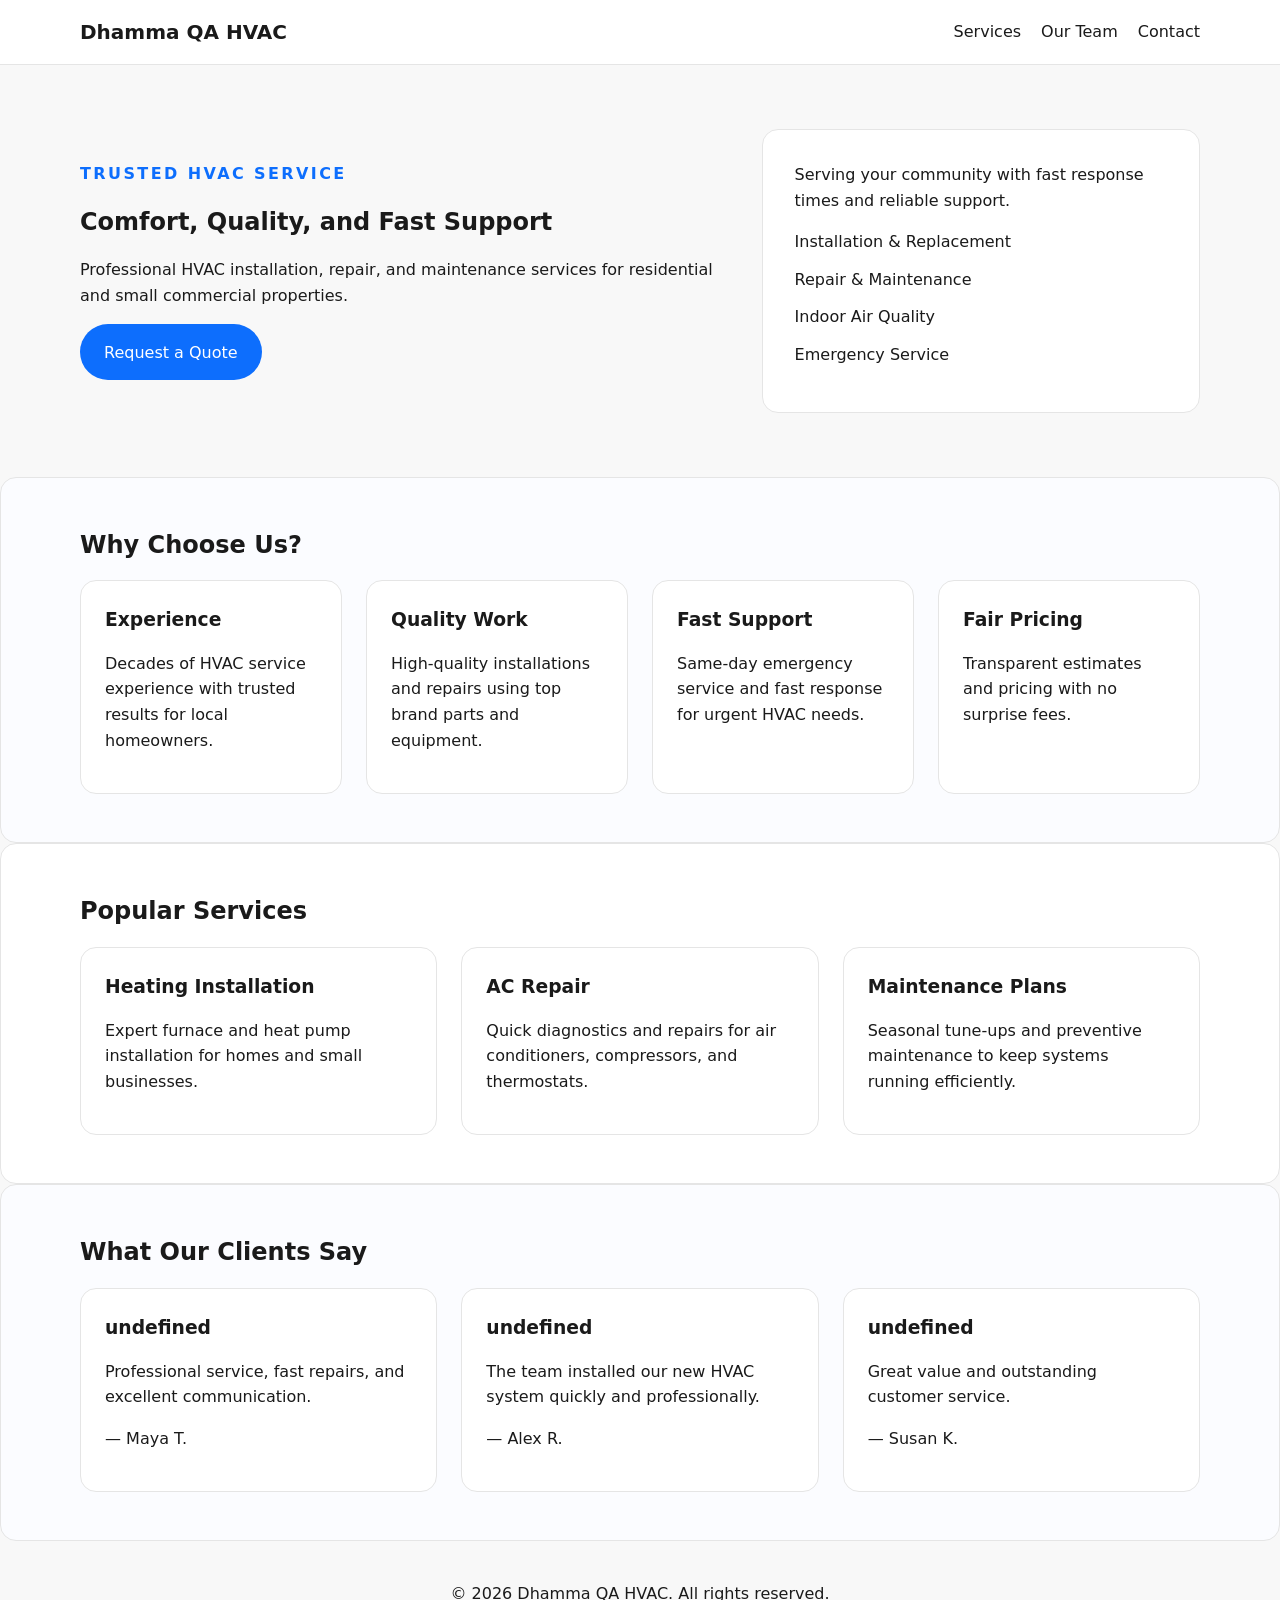
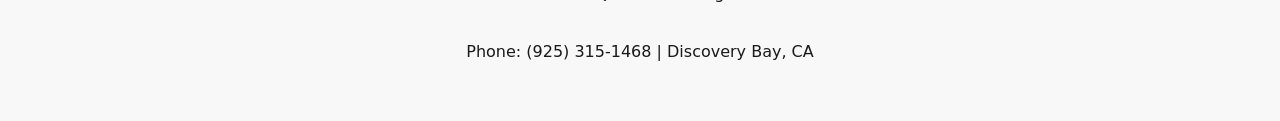
<file: index.html>
<!DOCTYPE html>
<html lang="en">
<head>
  <meta charset="UTF-8" />
  <meta name="viewport" content="width=device-width, initial-scale=1.0" />
  <title>Dhamma QA HVAC Services</title>
  <link rel="stylesheet" href="css/styles.css" />
</head>
<body>
  <header class="site-header">
    <div class="container header-inner">
      <a class="brand" href="index.html">Dhamma QA HVAC</a>
      <nav class="site-nav">
        <a href="services.html">Services</a>
        <a href="team.html">Our Team</a>
        <a href="contact.html">Contact</a>
      </nav>
    </div>
  </header>

  <main>
    <section class="hero">
      <div class="container hero-content">
        <div>
          <p class="eyebrow">Trusted HVAC Service</p>
          <h1>Comfort, Quality, and Fast Support</h1>
          <p>Professional HVAC installation, repair, and maintenance services for residential and small commercial properties.</p>
          <a class="button" href="contact.html">Request a Quote</a>
        </div>
        <div class="hero-card">
          <p>Serving your community with fast response times and reliable support.</p>
          <ul>
            <li>Installation & Replacement</li>
            <li>Repair & Maintenance</li>
            <li>Indoor Air Quality</li>
            <li>Emergency Service</li>
          </ul>
        </div>
      </div>
    </section>

    <section class="content-block bg-light">
      <div class="container">
        <h2>Why Choose Us?</h2>
        <div class="grid-4">
          <article>
            <h3>Experience</h3>
            <p>Decades of HVAC service experience with trusted results for local homeowners.</p>
          </article>
          <article>
            <h3>Quality Work</h3>
            <p>High-quality installations and repairs using top brand parts and equipment.</p>
          </article>
          <article>
            <h3>Fast Support</h3>
            <p>Same-day emergency service and fast response for urgent HVAC needs.</p>
          </article>
          <article>
            <h3>Fair Pricing</h3>
            <p>Transparent estimates and pricing with no surprise fees.</p>
          </article>
        </div>
      </div>
    </section>

    <section class="content-block">
      <div class="container">
        <h2>Popular Services</h2>
        <div id="service-list" class="grid-3"></div>
      </div>
    </section>

    <section class="content-block bg-light">
      <div class="container">
        <h2>What Our Clients Say</h2>
        <div id="testimonial-list" class="grid-3"></div>
      </div>
    </section>
  </main>

  <footer class="site-footer">
    <div class="container footer-inner">
      <p>&copy; 2026 Dhamma QA HVAC. All rights reserved.</p>
      <p>Phone: (925) 315-1468 | Discovery Bay, CA</p>
    </div>
  </footer>

  <!-- Chatbot embed placeholder -->
  <!-- Paste your chatbot script or iframe here -->
  <script
  src="https://new-hf.lovable.app/widget.js"
  data-label="Free quote with AI SOW"
  data-accent="#f97316"
  data-position="Top-right"
  defer
></script>

  <script src="js/content.js"></script>

    <!-- Start Dhammasoft chatbot widget -->
<script>
  window.DhammaSoftChat = { siteId: "ed73962d-40a2-44e0-a502-5923eac67185" };
</script>
<script src="https://dhammasoft.com/widget.js" defer></script>
<!-- End Dhammasoft chatbot widget -->

  
</body>
</html>
</file>
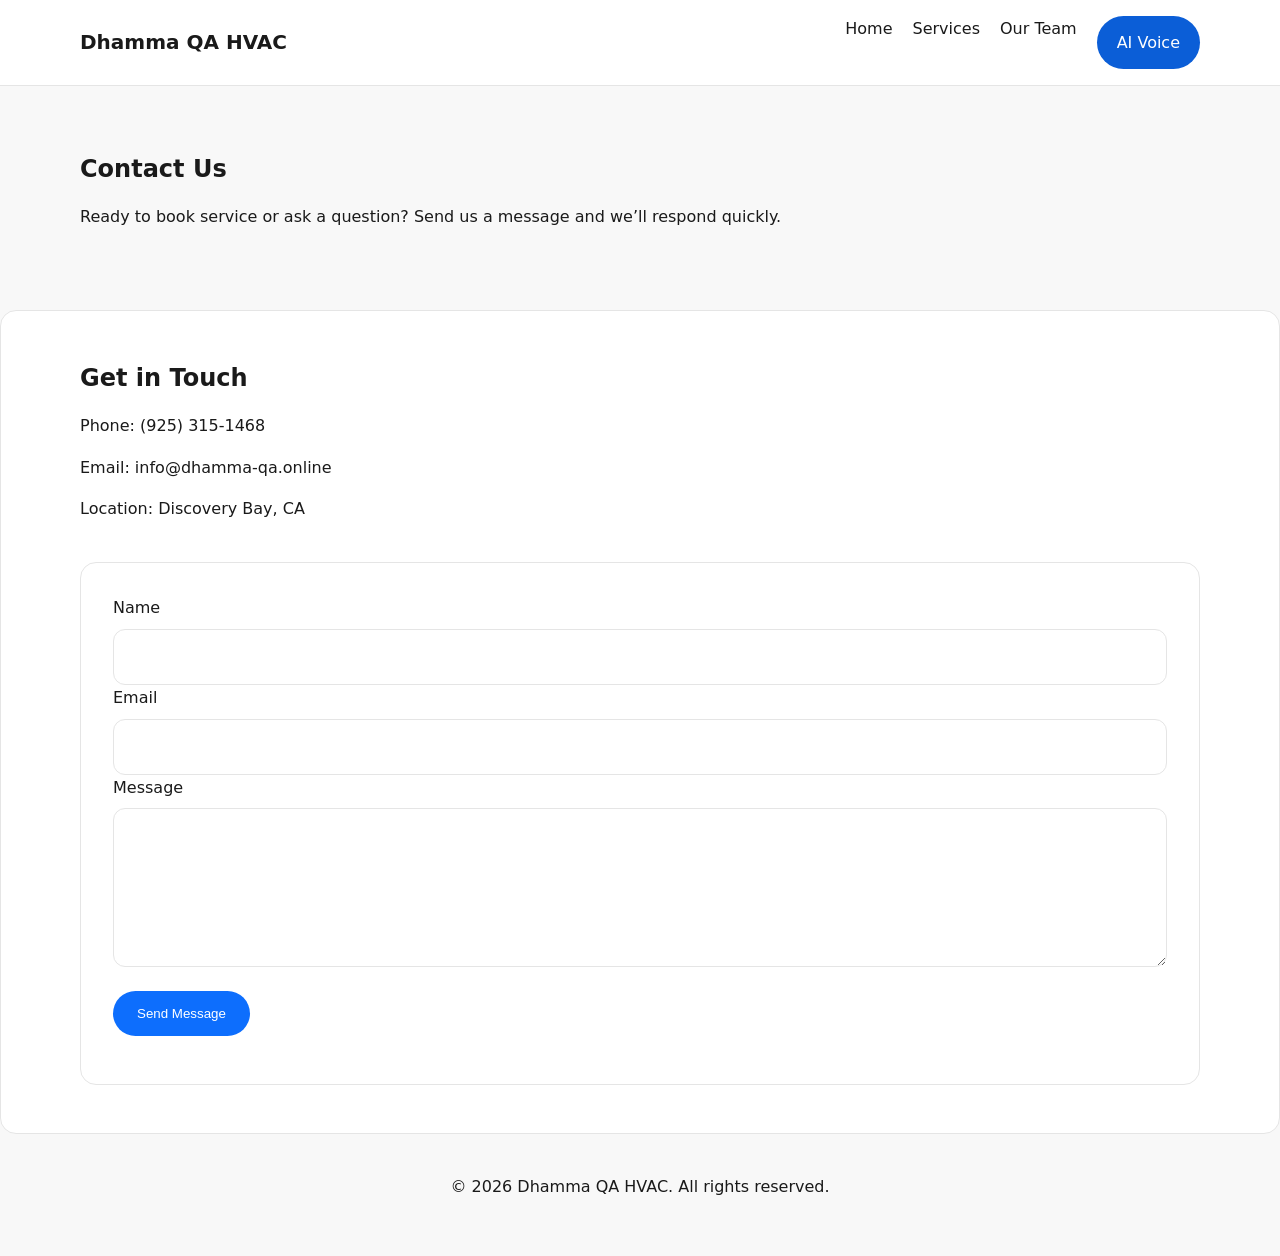
<file: contact.html>
<!DOCTYPE html>
<html lang="en">
<head>
  <meta charset="UTF-8" />
  <meta name="viewport" content="width=device-width, initial-scale=1.0" />
  <title>Contact | Dhamma QA HVAC</title>
  <link rel="stylesheet" href="css/styles.css" />
</head>
<body>
  <header class="site-header">
    <div class="container header-inner">
      <a class="brand" href="index.html">Dhamma QA HVAC</a>
      <nav class="site-nav">
        <a href="index.html">Home</a>
        <a href="services.html">Services</a>
        <a href="team.html">Our Team</a>
        <button class="button voice-button" type="button" id="open-voice-demo">AI Voice</button>
      </nav>
    </div>
  </header>

  <main>
    <section class="page-hero">
      <div class="container">
        <h1>Contact Us</h1>
        <p>Ready to book service or ask a question? Send us a message and we’ll respond quickly.</p>
      </div>
    </section>

    <section class="content-block">
      <div class="container contact-grid">
        <div>
          <h2>Get in Touch</h2>
          <p>Phone: (925) 315-1468</p>
          <p>Email: info@dhamma-qa.online</p>
          <p>Location: Discovery Bay, CA</p>
        </div>
        <form id="contact-form" class="contact-form">
          <label for="name">Name</label>
          <input id="name" name="name" type="text" required />

          <label for="email">Email</label>
          <input id="email" name="email" type="email" required />

          <label for="message">Message</label>
          <textarea id="message" name="message" rows="5" required></textarea>

          <button type="submit" class="button">Send Message</button>
          <p id="contact-status" class="status-text"></p>
        </form>
      </div>
    </section>
  </main>

  <footer class="site-footer">
    <div class="container footer-inner">
      <p>&copy; 2026 Dhamma QA HVAC. All rights reserved.</p>
    </div>
  </footer>

  <script src="js/contact.js"></script>
  <script src="js/ai-config.js"></script>
  <script src="js/voice-assistant.js"></script>
  <div class="voice-demo-overlay" id="voice-demo-overlay" aria-hidden="true">
    <div class="voice-demo-modal" role="dialog" aria-modal="true" aria-labelledby="voice-demo-title">
      <div class="voice-demo-header">
        <div>
          <p class="eyebrow">AI Voice Demo</p>
          <h2 id="voice-demo-title">Customer Service Assistant</h2>
        </div>
        <button class="close-button" id="close-voice-demo" aria-label="Close voice assistant">×</button>
      </div>
      <div class="voice-demo-body">
        <section class="voice-demo-panel">
          <div class="voice-demo-status" id="voice-demo-status">Demo mode: voice + chat interface placeholder.</div>
          <div class="voice-demo-transcript" id="voice-demo-transcript"></div>
          <div class="voice-demo-actions">
            <button class="button secondary" type="button" id="voice-demo-start">Start voice call</button>
            <button class="button secondary" type="button" id="voice-demo-stop" disabled>End voice call</button>
          </div>
        </section>
        <aside class="voice-demo-suggestions">
          <h3>Try one of these</h3>
          <button type="button" class="suggestion-button">Schedule an appointment</button>
          <button type="button" class="suggestion-button">Explain your services</button>
          <button type="button" class="suggestion-button">Emergency repair help</button>
          <button type="button" class="suggestion-button">Ask about pricing</button>
        </aside>
      </div>
      <p class="muted voice-demo-note">This is a demo assistant window. Actual phone webhook and number integration will be added later.</p>
    </div>
  </div>
</body>
</html>
</file>
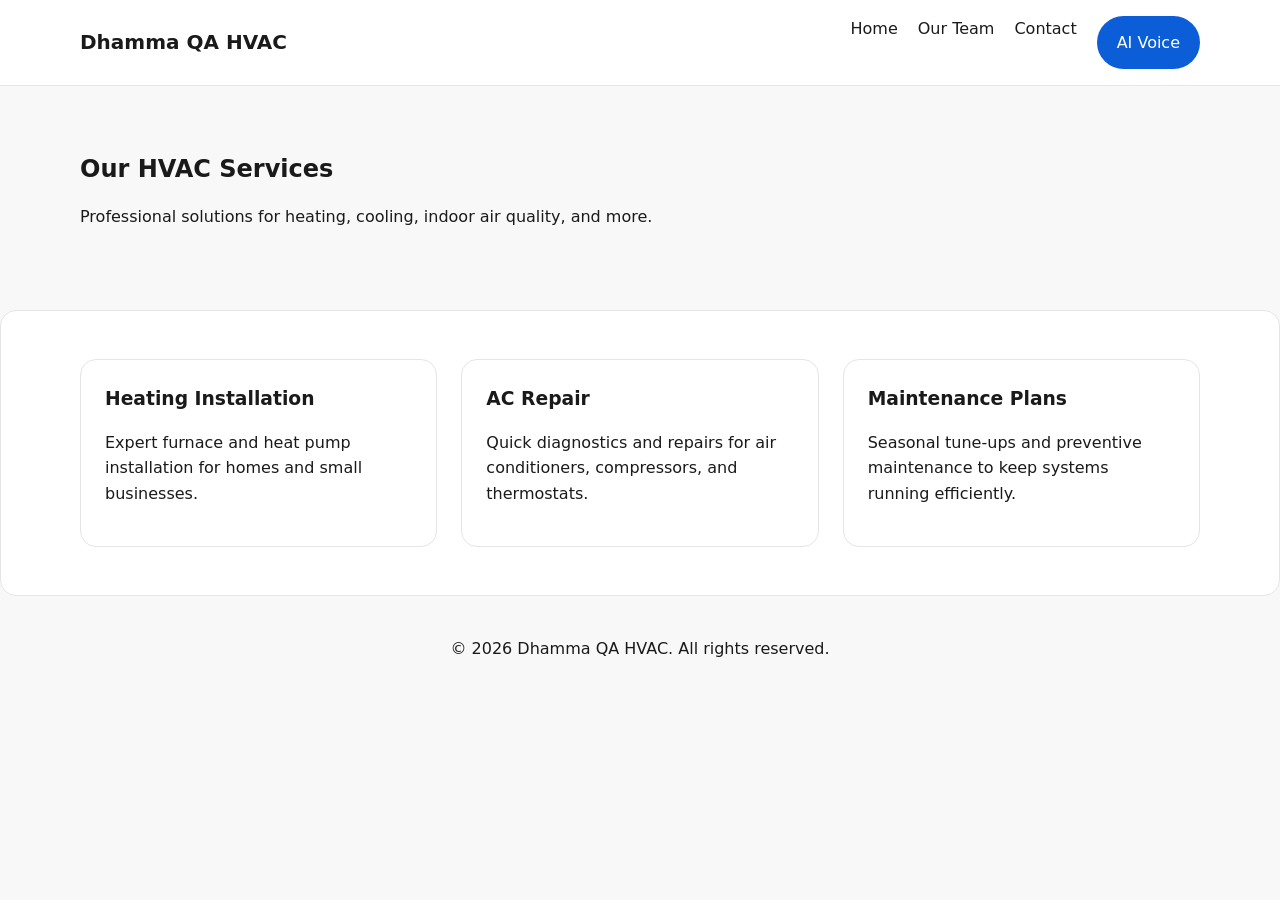
<file: services.html>
<!DOCTYPE html>
<html lang="en">
<head>
  <meta charset="UTF-8" />
  <meta name="viewport" content="width=device-width, initial-scale=1.0" />
  <title>Services | Dhamma QA HVAC</title>
  <link rel="stylesheet" href="css/styles.css" />
</head>
<body>
  <header class="site-header">
    <div class="container header-inner">
      <a class="brand" href="index.html">Dhamma QA HVAC</a>
      <nav class="site-nav">
        <a href="index.html">Home</a>
        <a href="team.html">Our Team</a>
        <a href="contact.html">Contact</a>
        <button class="button voice-button" type="button" id="open-voice-demo">AI Voice</button>
      </nav>
    </div>
  </header>

  <main>
    <section class="page-hero">
      <div class="container">
        <h1>Our HVAC Services</h1>
        <p>Professional solutions for heating, cooling, indoor air quality, and more.</p>
      </div>
    </section>

    <section class="content-block">
      <div class="container">
        <div id="service-list" class="grid-3"></div>
      </div>
    </section>
  </main>

  <footer class="site-footer">
    <div class="container footer-inner">
      <p>&copy; 2026 Dhamma QA HVAC. All rights reserved.</p>
    </div>
  </footer>

  <script src="js/content.js"></script>
  <script src="js/ai-config.js"></script>
  <script src="js/voice-assistant.js"></script>
  <div class="voice-demo-overlay" id="voice-demo-overlay" aria-hidden="true">
    <div class="voice-demo-modal" role="dialog" aria-modal="true" aria-labelledby="voice-demo-title">
      <div class="voice-demo-header">
        <div>
          <p class="eyebrow">AI Voice Demo</p>
          <h2 id="voice-demo-title">Customer Service Assistant</h2>
        </div>
        <button class="close-button" id="close-voice-demo" aria-label="Close voice assistant">×</button>
      </div>
      <div class="voice-demo-body">
        <section class="voice-demo-panel">
          <div class="voice-demo-status" id="voice-demo-status">Demo mode: voice + chat interface placeholder.</div>
          <div class="voice-demo-transcript" id="voice-demo-transcript"></div>
          <div class="voice-demo-actions">
            <button class="button secondary" type="button" id="voice-demo-start">Start voice call</button>
            <button class="button secondary" type="button" id="voice-demo-stop" disabled>End voice call</button>
          </div>
        </section>
        <aside class="voice-demo-suggestions">
          <h3>Try one of these</h3>
          <button type="button" class="suggestion-button">Schedule an appointment</button>
          <button type="button" class="suggestion-button">Explain your services</button>
          <button type="button" class="suggestion-button">Emergency repair help</button>
          <button type="button" class="suggestion-button">Ask about pricing</button>
        </aside>
      </div>
      <p class="muted voice-demo-note">This is a demo assistant window. Actual phone webhook and number integration will be added later.</p>
    </div>
  </div>
</body>
</html>
</file>
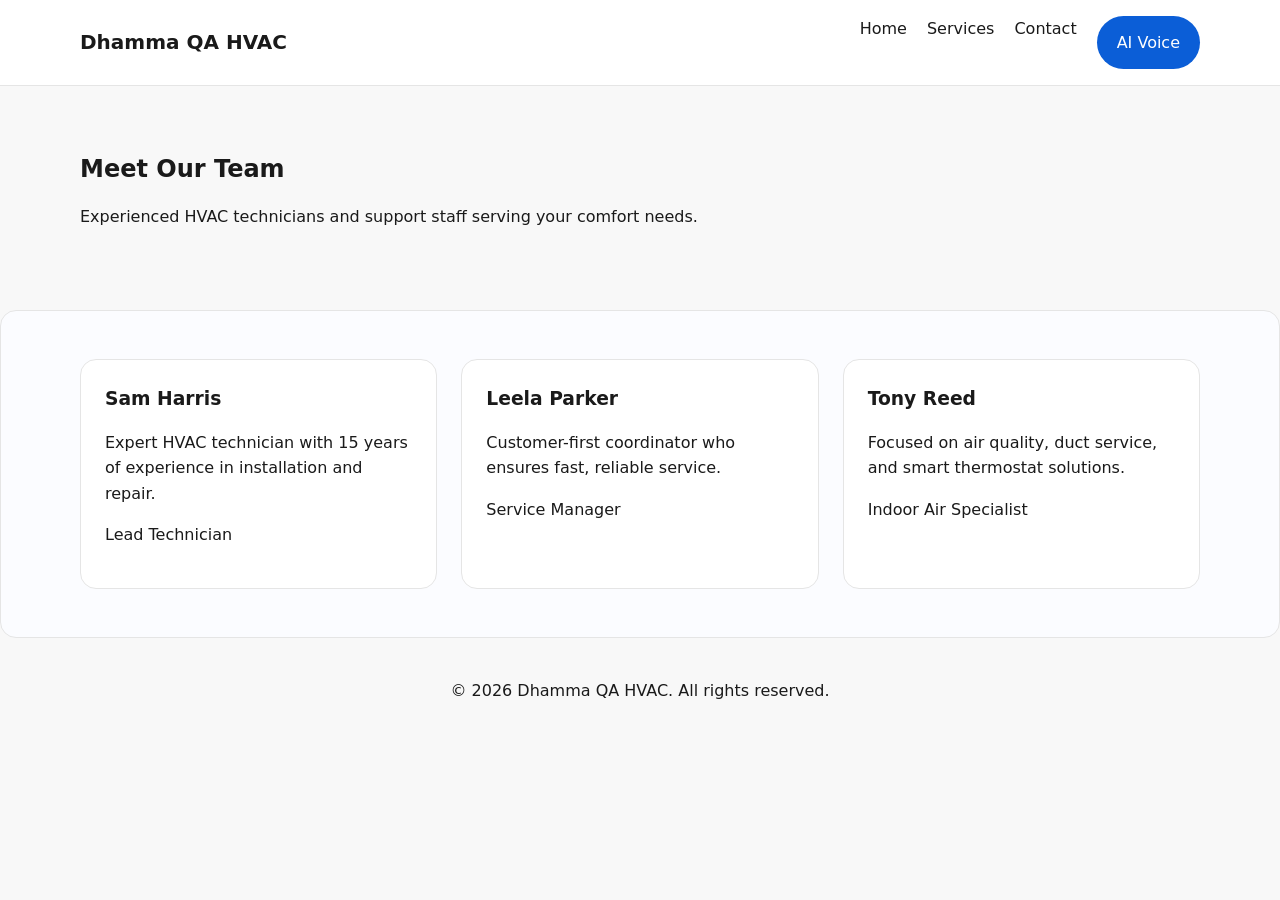
<file: team.html>
<!DOCTYPE html>
<html lang="en">
<head>
  <meta charset="UTF-8" />
  <meta name="viewport" content="width=device-width, initial-scale=1.0" />
  <title>Our Team | Dhamma QA HVAC</title>
  <link rel="stylesheet" href="css/styles.css" />
</head>
<body>
  <header class="site-header">
    <div class="container header-inner">
      <a class="brand" href="index.html">Dhamma QA HVAC</a>
      <nav class="site-nav">
        <a href="index.html">Home</a>
        <a href="services.html">Services</a>
        <a href="contact.html">Contact</a>
        <button class="button voice-button" type="button" id="open-voice-demo">AI Voice</button>
      </nav>
    </div>
  </header>

  <main>
    <section class="page-hero">
      <div class="container">
        <h1>Meet Our Team</h1>
        <p>Experienced HVAC technicians and support staff serving your comfort needs.</p>
      </div>
    </section>

    <section class="content-block bg-light">
      <div class="container">
        <div id="team-list" class="grid-3"></div>
      </div>
    </section>
  </main>

  <footer class="site-footer">
    <div class="container footer-inner">
      <p>&copy; 2026 Dhamma QA HVAC. All rights reserved.</p>
    </div>
  </footer>

  <script src="js/content.js"></script>
  <script src="js/ai-config.js"></script>
  <script src="js/voice-assistant.js"></script>
  <div class="voice-demo-overlay" id="voice-demo-overlay" aria-hidden="true">
    <div class="voice-demo-modal" role="dialog" aria-modal="true" aria-labelledby="voice-demo-title">
      <div class="voice-demo-header">
        <div>
          <p class="eyebrow">AI Voice Demo</p>
          <h2 id="voice-demo-title">Customer Service Assistant</h2>
        </div>
        <button class="close-button" id="close-voice-demo" aria-label="Close voice assistant">×</button>
      </div>
      <div class="voice-demo-body">
        <section class="voice-demo-panel">
          <div class="voice-demo-status" id="voice-demo-status">Demo mode: voice + chat interface placeholder.</div>
          <div class="voice-demo-transcript" id="voice-demo-transcript"></div>
          <div class="voice-demo-actions">
            <button class="button secondary" type="button" id="voice-demo-start">Start voice call</button>
            <button class="button secondary" type="button" id="voice-demo-stop" disabled>End voice call</button>
          </div>
        </section>
        <aside class="voice-demo-suggestions">
          <h3>Try one of these</h3>
          <button type="button" class="suggestion-button">Schedule an appointment</button>
          <button type="button" class="suggestion-button">Explain your services</button>
          <button type="button" class="suggestion-button">Emergency repair help</button>
          <button type="button" class="suggestion-button">Ask about pricing</button>
        </aside>
      </div>
      <p class="muted voice-demo-note">This is a demo assistant window. Actual phone webhook and number integration will be added later.</p>
    </div>
  </div>
</body>
</html>
</file>
<file: css/styles.css>
:root {
  --bg: #f8f8f8;
  --surface: #ffffff;
  --text: #1a1a1a;
  --muted: #555555;
  --primary: #0d6efd;
  --primary-dark: #0845c9;
  --border: #e5e5e5;
  --radius: 16px;
}

* {
  box-sizing: border-box;
}

body {
  margin: 0;
  font-family: Inter, system-ui, -apple-system, BlinkMacSystemFont, "Segoe UI", sans-serif;
  color: var(--text);
  background: var(--bg);
  line-height: 1.6;
}

body.voice-demo-open {
  overflow: hidden;
}

a {
  color: inherit;
  text-decoration: none;
}

.container {
  width: min(1120px, calc(100% - 2rem));
  margin: 0 auto;
}

.site-header {
  background: #ffffff;
  border-bottom: 1px solid var(--border);
  position: sticky;
  top: 0;
  z-index: 10;
}

.header-inner,
.footer-inner {
  display: flex;
  align-items: center;
  justify-content: space-between;
  gap: 1rem;
  padding: 1rem 0;
}

.brand {
  font-weight: 700;
  font-size: 1.25rem;
}

.site-nav {
  display: flex;
  gap: 1.25rem;
}

.hero,
.page-hero {
  padding: 4rem 0;
}

.hero-content,
.contact-grid {
  display: grid;
  gap: 1.5rem;
}

.hero-content {
  grid-template-columns: 1.5fr 1fr;
  align-items: center;
}

.hero-card,
.content-block,
.contact-form {
  background: var(--surface);
  border: 1px solid var(--border);
  border-radius: var(--radius);
  padding: 2rem;
}

.hero-card ul,
.grid-3,
.grid-4 {
  list-style: none;
  margin: 0;
  padding: 0;
}

.hero-card ul li {
  margin-bottom: 0.75rem;
}

.eyebrow {
  text-transform: uppercase;
  letter-spacing: 0.15em;
  color: var(--primary);
  font-weight: 700;
  margin-bottom: 1rem;
}

h1,
h2,
h3 {
  margin: 0 0 1rem;
}

p {
  margin: 0 0 1rem;
}

.button {
  display: inline-flex;
  align-items: center;
  justify-content: center;
  padding: 0.95rem 1.5rem;
  background: var(--primary);
  color: white;
  border-radius: 999px;
  border: none;
  cursor: pointer;
  transition: background 0.2s ease;
}

.button:hover {
  background: var(--primary-dark);
}

.voice-button {
  padding: 0.85rem 1.25rem;
  background: #0b5ed7;
  color: white;
  border-radius: 999px;
  border: none;
  font: inherit;
}

.voice-button:hover {
  background: #0747a6;
}

.voice-demo-overlay {
  position: fixed;
  inset: 0;
  display: none;
  align-items: center;
  justify-content: center;
  background: rgba(16, 24, 40, 0.65);
  padding: 1.5rem;
  z-index: 1000;
  overflow-y: auto;
}

.voice-demo-overlay.open {
  display: flex;
}

.voice-demo-modal {
  width: min(900px, 100%);
  max-height: min(90vh, 900px);
  overflow: auto;
  background: var(--surface);
  border: 1px solid var(--border);
  border-radius: var(--radius);
  box-shadow: 0 24px 80px rgba(15, 23, 42, 0.18);
  padding: 1.5rem;
  display: grid;
  gap: 1.25rem;
}

.voice-demo-header {
  display: flex;
  align-items: center;
  justify-content: space-between;
  gap: 1rem;
}

.voice-demo-status {
  margin-bottom: 1rem;
  color: var(--muted);
}

.voice-demo-body {
  display: block;
}

.voice-demo-panel {
  display: grid;
  gap: 1rem;
}

.voice-demo-transcript,
.voice-demo-suggestions {
  display: none;
}

.voice-demo-actions {
  display: flex;
  flex-wrap: wrap;
  gap: 0.75rem;
  justify-content: flex-start;
}

.voice-demo-message {
  margin-bottom: 1rem;
  padding: 0.95rem 1rem;
  border-radius: 1rem;
  line-height: 1.5;
}

.voice-demo-message.user {
  background: #e7f1ff;
  color: #0b3c82;
}

.voice-demo-message.assistant {
  background: #ffffff;
  border: 1px solid #d1d5db;
}

.voice-demo-actions {
  display: flex;
  flex-wrap: wrap;
  gap: 0.75rem;
}

.voice-demo-suggestions {
  background: var(--surface);
  border: 1px solid var(--border);
  border-radius: var(--radius);
  padding: 1rem;
}

.voice-demo-suggestions h3 {
  margin-top: 0;
}

.suggestion-button {
  display: block;
  width: 100%;
  text-align: left;
  margin-top: 0.75rem;
  padding: 0.85rem 1rem;
  border: 1px solid var(--border);
  border-radius: 0.85rem;
  background: white;
  cursor: pointer;
  transition: background 0.2s ease, border-color 0.2s ease;
}

.suggestion-button:hover {
  background: #f4f7ff;
  border-color: #c7d2fe;
}

.close-button {
  width: 2.75rem;
  height: 2.75rem;
  border: 1px solid var(--border);
  border-radius: 50%;
  background: white;
  color: var(--text);
  font-size: 1.2rem;
  cursor: pointer;
}

.voice-demo-note {
  margin: 0;
  font-size: 0.95rem;
  color: var(--muted);
}

@media (max-width: 800px) {
  .voice-demo-body {
    grid-template-columns: 1fr;
  }
}

.bg-light {
  background: #fbfcff;
}

.content-block {
  padding: 3rem 0;
}

.grid-3,
.grid-4 {
  display: grid;
  gap: 1.5rem;
}

.grid-3 {
  grid-template-columns: repeat(3, minmax(0, 1fr));
}

.grid-4 {
  grid-template-columns: repeat(4, minmax(0, 1fr));
}

.content-block article,
.grid-3 > div,
.grid-4 > article {
  background: var(--surface);
  border: 1px solid var(--border);
  border-radius: var(--radius);
  padding: 1.5rem;
}

.form-group,
.contact-form label {
  display: block;
  margin-bottom: 0.5rem;
}

.contact-form input,
.contact-form textarea {
  width: 100%;
  padding: 0.9rem 1rem;
  border: 1px solid var(--border);
  border-radius: 0.75rem;
  font: inherit;
}

.contact-form button {
  margin-top: 1rem;
}

.status-text {
  margin-top: 1rem;
  color: var(--muted);
}

.site-footer {
  padding: 1.5rem 0;
}

.footer-inner {
  flex-direction: column;
  text-align: center;
}

@media (max-width: 900px) {
  .hero-content,
  .grid-3,
  .grid-4,
  .contact-grid {
    grid-template-columns: 1fr;
  }
}

@media (max-width: 650px) {
  .site-nav {
    flex-wrap: wrap;
    justify-content: center;
  }

  .header-inner,
  .footer-inner {
    flex-direction: column;
    align-items: stretch;
  }
}
</file>
